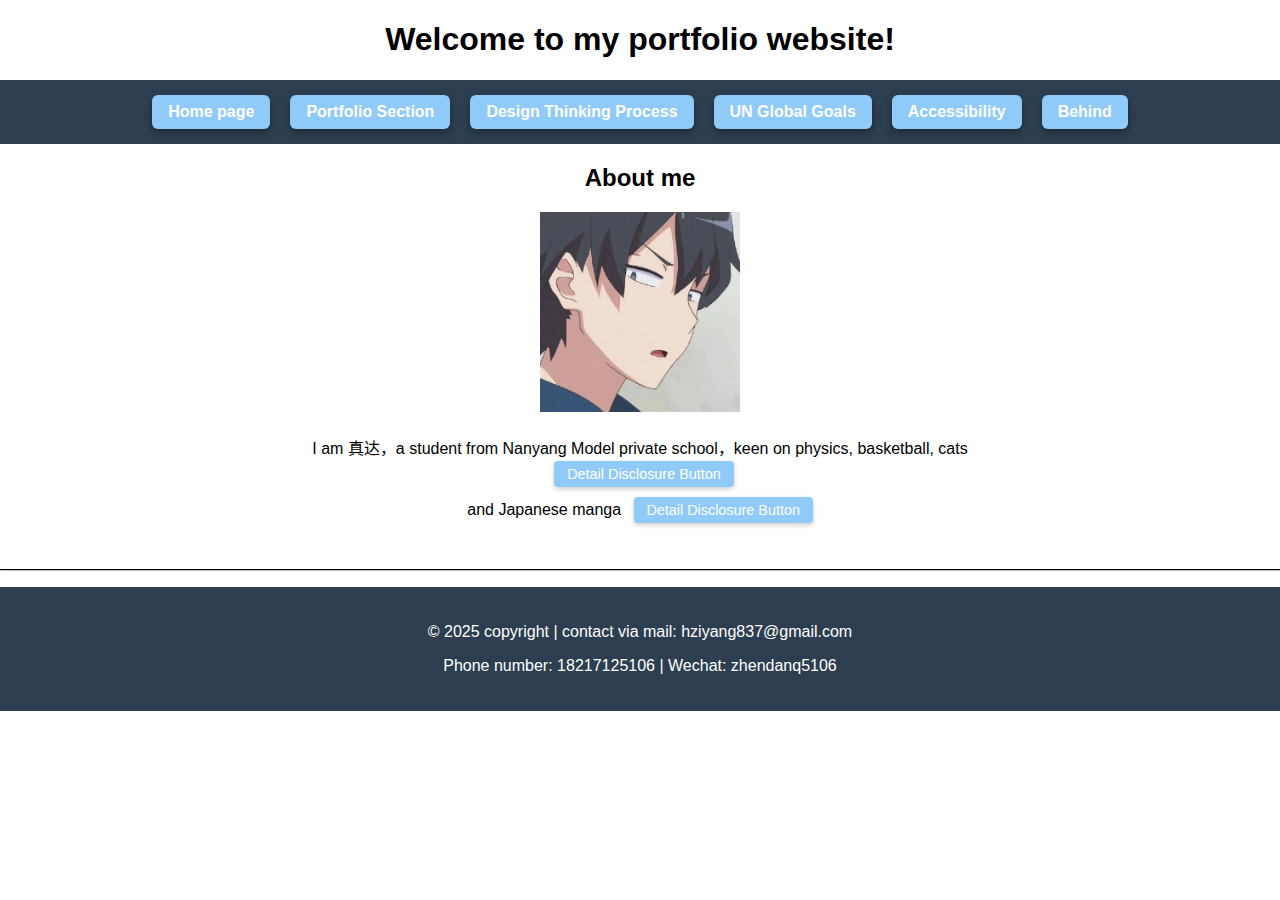
<file: index.html>
<!DOCTYPE html>
<html lang="zh-CN">
<head>
    <meta charset="UTF-8">
    <meta name="viewport" content="width=device-width, initial-scale=1.0">
    <title>My portfolio | Home page</title>
    <link rel="stylesheet" href="css/styles.css">
</head>
<body>
    <header>
        <h1>Welcome to my portfolio website!</h1>
        <nav>
            <a href="index.html">Home page</a>
            <a href="portfolio.html">Portfolio Section</a>
            <a href="design.html">Design Thinking Process</a>
            <a href="global_goals.html">UN Global Goals</a>
            <a href="accessibility.html">Accessibility</a>
            <a href="behind.html">Behind</a>
        </nav>
    </header>

    <main>
        <section class="intro">
            <h2>About me</h2>
            <img src="images/zhenda.jpg" alt="头像" style="width: 200px; height: auto;">
            <div class="intro-text">
                I am 真达，a student from Nanyang Model private school，keen on physics, basketball, cats
                <button class="toggle-button">Detail Disclosure Button</button>
                <div class="details">
                    <img src="images/pc1.jpg" alt="Cat picture 1">
                    <img src="images/pc2.jpg" alt="Cat picture 2">
                </div>
                and Japanese manga
                <button class="toggle-button">Detail Disclosure Button</button>
                <div class="details">
                    <img src="images/pc3.png" alt="Manga picture 1">
                    <img src="images/pc4.jpg" alt="Manga picture 2">
                </div>
            </div>
            <p>___________________________________________________________________________________________________________________________________________________________________________________</p>
        </section>
    </main>

    <footer style="padding: 20px; background: #2c3e50; color: white;">
        <p>© 2025 copyright | contact via mail: hziyang837@gmail.com</p>
        <p>Phone number: 18217125106 | Wechat: zhendanq5106</p>
    </footer>

    <script>
        document.querySelectorAll('.toggle-button').forEach(button => {
            button.addEventListener('click', (e) => {
                const details = e.target.nextElementSibling;
                details.classList.toggle('show');
                e.target.textContent = details.classList.contains('show')
                    ? 'Pack up details Button'
                    : 'Detail Disclosure Button';
            });
        });
    </script>
</body>
</html>
</file>
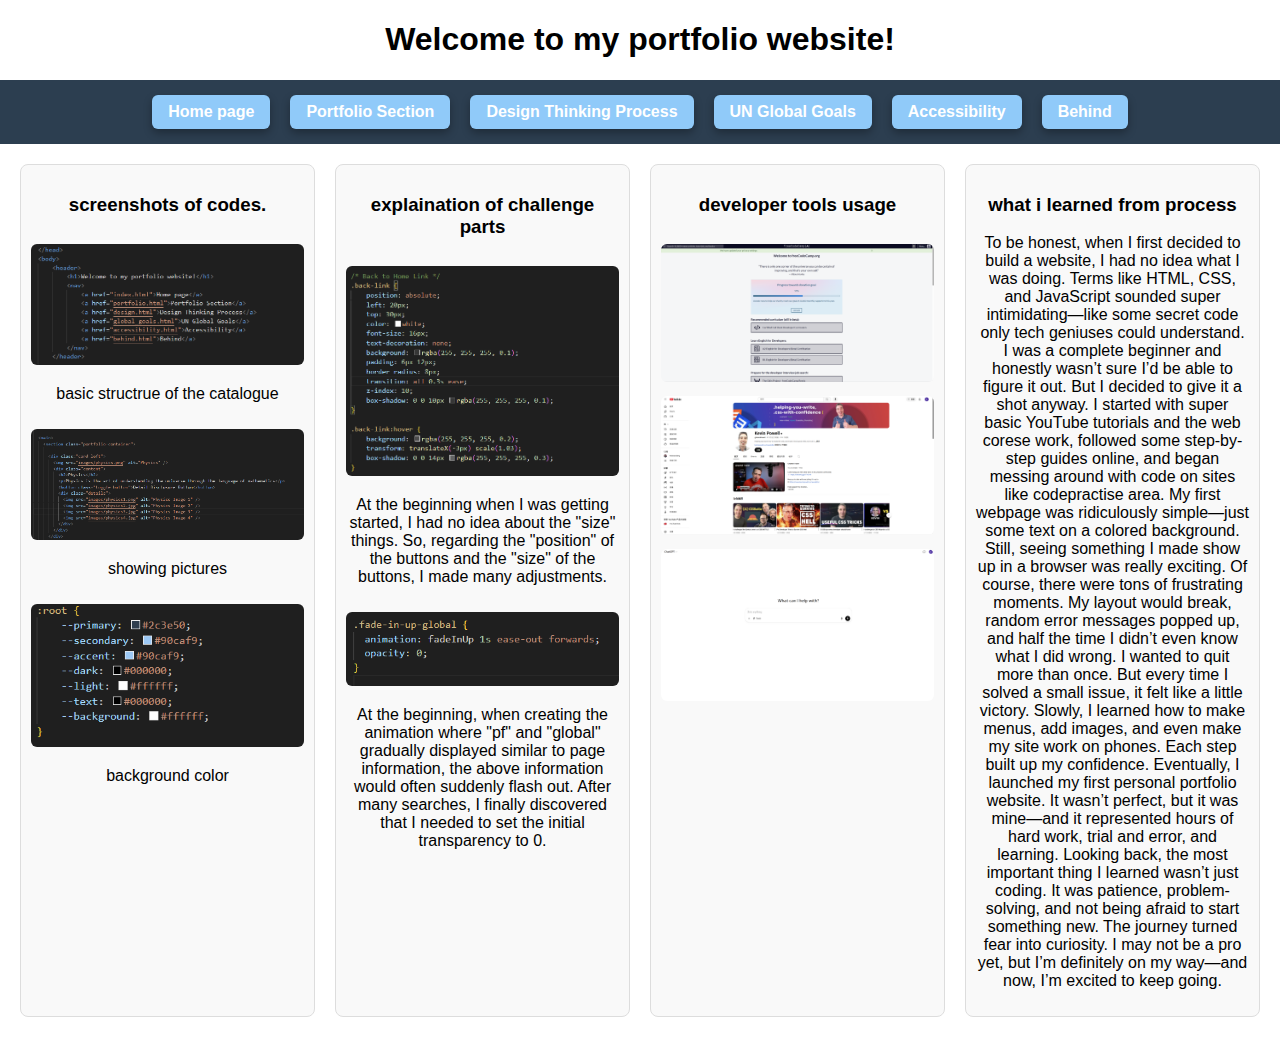
<file: behind.html>
<!DOCTYPE html>
<html lang="zh-CN">
<head>
    <meta charset="UTF-8">
    <meta name="viewport" content="width=device-width, initial-scale=1.0">
    <title>My portfolio | Home page</title>
    <link rel="stylesheet" href="css/accessibility.css">

</head>
<body>
    <header>
        <h1>Welcome to my portfolio website!</h1>
        <nav>
            <a href="index.html">Home page</a>
            <a href="portfolio.html">Portfolio Section</a>
            <a href="design.html">Design Thinking Process</a>
            <a href="global_goals.html">UN Global Goals</a>
            <a href="accessibility.html">Accessibility</a>
            <a href="behind.html">Behind</a>
        </nav>
    </header>

    <main>
        <section class="features">
            <div class="feature">
                <h3>screenshots of codes.</h3>
                <img src="images/cata1.png" alt="A screenshot of a web page showing an example of adding an alt attribute.">
                <p>basic structrue of the catalogue</p>
                <img src="images/image1.png" alt="A screenshot of a web page showing an example of adding an alt attribute.">
                <p>showing pictures</p>
                <img src="images/color1.png" alt="A screenshot of a web page showing an example of adding an alt attribute.">
                <p>background color</p>
                
            </div>
            <div class="feature">
                <h3>explaination of challenge parts</h3>
                <img src="images/back1.png" alt="Screenshot of HTML code with semantic tag structure included">
                <p>At the beginning when I was getting started, I had no idea about the "size" things. So, regarding the "position" of the buttons and the "size" of the buttons, I made many adjustments.</p>
                <img src="images/shanxian1.png" alt="Screenshot of HTML code with semantic tag structure included">
                <p>At the beginning, when creating the animation where "pf" and "global" gradually displayed similar to page information, the above information would often suddenly flash out. After many searches, I finally discovered that I needed to set the initial transparency to 0.</p>

            </div>
            <div class="feature">
                <h3>developer tools usage</h3>
                <img src="images/useful1.png" alt="Contrast compliant web color scheme example">
                <img src="images/useful2.png" alt="contrast compliant web color scheme example">
                <img src="images/useful3.png" alt="contrast compliant web color scheme example">
            </div>
            <div class="feature">
                <h3>what i learned from process</h3>
                <p>To be honest, when I first decided to build a website, I had no idea what I was doing. Terms like HTML, CSS, and JavaScript sounded super intimidating—like some secret code only tech geniuses could understand. I was a complete beginner and honestly wasn’t sure I’d be able to figure it out.

But I decided to give it a shot anyway. I started with super basic YouTube tutorials and the web corese work, followed some step-by-step guides online, and began messing around with code on sites like codepractise area. My first webpage was ridiculously simple—just some text on a colored background. Still, seeing something I made show up in a browser was really exciting.

Of course, there were tons of frustrating moments. My layout would break, random error messages popped up, and half the time I didn’t even know what I did wrong. I wanted to quit more than once. But every time I solved a small issue, it felt like a little victory. Slowly, I learned how to make menus, add images, and even make my site work on phones. Each step built up my confidence.

Eventually, I launched my first personal portfolio website. It wasn’t perfect, but it was mine—and it represented hours of hard work, trial and error, and learning.

Looking back, the most important thing I learned wasn’t just coding. It was patience, problem-solving, and not being afraid to start something new. The journey turned fear into curiosity. I may not be a pro yet, but I’m definitely on my way—and now, I’m excited to keep going.


            </div>
        </section>
    </main>

    <script src="script.js"></script>
</body>
</html>
</file>
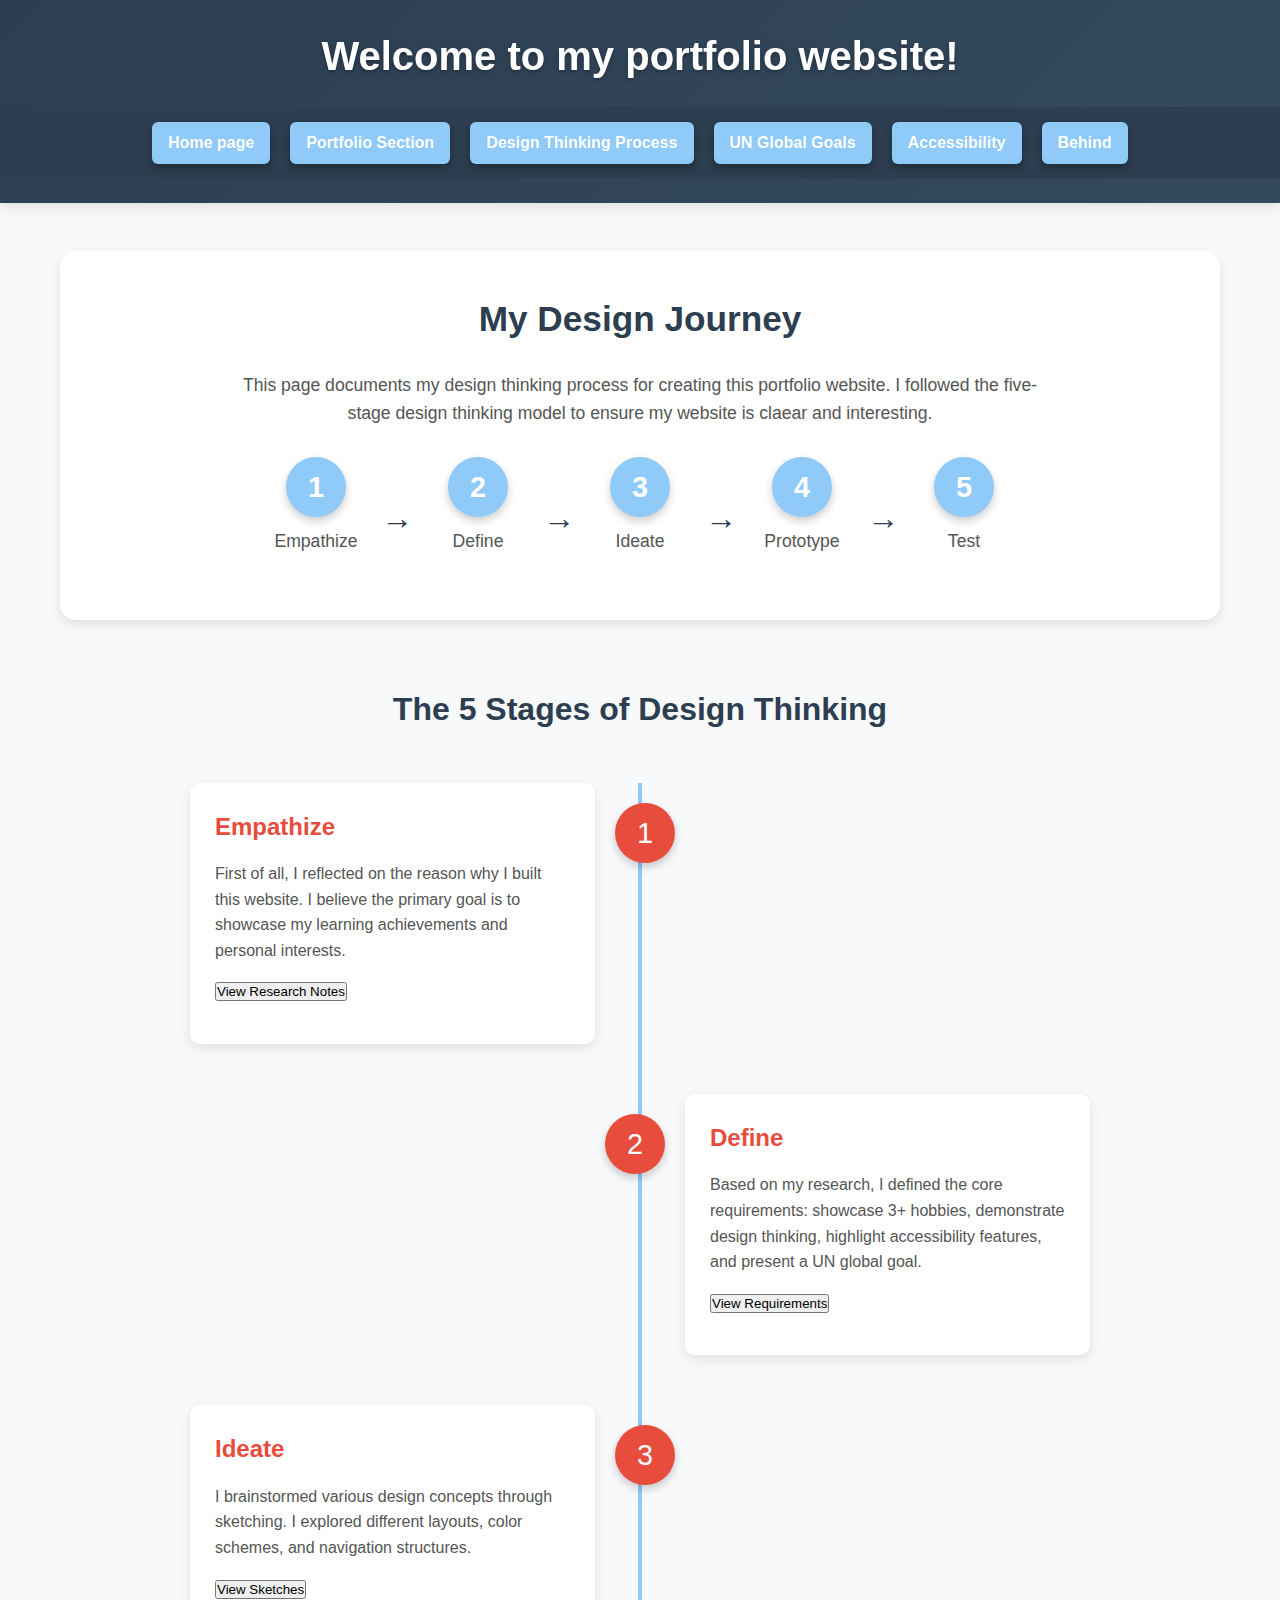
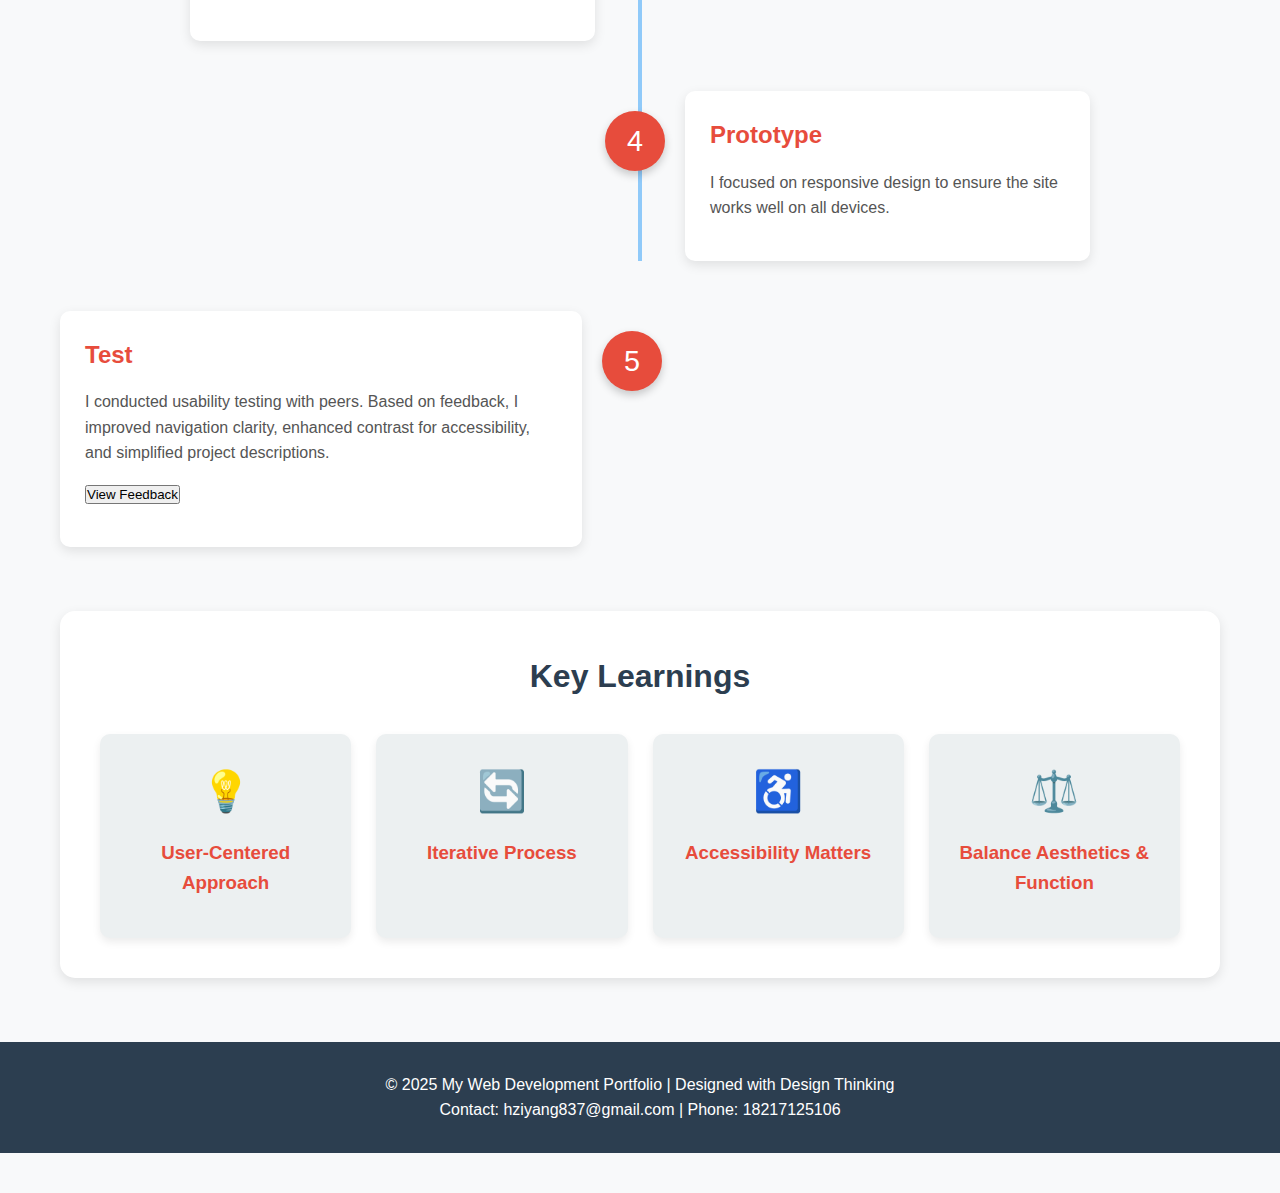
<file: design.html>
<!DOCTYPE html>
<html lang="zh-CN">
<head>
    <meta charset="UTF-8">
    <meta name="viewport" content="width=device-width, initial-scale=1.0">
    <title>My Portfolio | Design Thinking Process</title>
    <link rel="stylesheet" href="css/design.css">
</head>
<body>
    <header>
        <h1>Welcome to my portfolio website!</h1>
        <nav>
            <a href="index.html">Home page</a>
            <a href="portfolio.html">Portfolio Section</a>
            <a href="design.html">Design Thinking Process</a>
            <a href="global_goals.html">UN Global Goals</a>
            <a href="accessibility.html">Accessibility</a>
            <a href="behind.html">Behind</a>
        </nav>
    </header>
    
    <main>
        <section class="intro-section">
            <div class="intro-content">
                <h2>My Design Journey</h2>
                <p>This page documents my design thinking process for creating this portfolio website. I followed the five-stage design thinking model to ensure my website is claear and interesting.</p>
                <div class="design-process-diagram">
                    <div class="process-step">
                        <div class="step-circle">1</div>
                        <p>Empathize</p>
                    </div>
                    <div class="arrow">→</div>
                    <div class="process-step">
                        <div class="step-circle">2</div>
                        <p>Define</p>
                    </div>
                    <div class="arrow">→</div>
                    <div class="process-step">
                        <div class="step-circle">3</div>
                        <p>Ideate</p>
                    </div>
                    <div class="arrow">→</div>
                    <div class="process-step">
                        <div class="step-circle">4</div>
                        <p>Prototype</p>
                    </div>
                    <div class="arrow">→</div>
                    <div class="process-step">
                        <div class="step-circle">5</div>
                        <p>Test</p>
                    </div>
                </div>
            </div>
        </section>
        
        <section class="design-process">
            <h2>The 5 Stages of Design Thinking</h2>
            <div class="timeline">
                <!-- 阶段 1 -->
                <div class="timeline-item">
                    <div class="timeline-content">
                        <div class="icon">1</div>
                        <h3>Empathize</h3>
                        <p>First of all, I reflected on the reason why I built this website. I believe the primary goal is to showcase my learning achievements and personal interests.</p>
                        <button class="toggle-details">View Research Notes</button>
                        <div class="details">
                            <ul>
                                <li>I listed four of my hobbies.</li>
                                <li>Reviewed my learning process and content</li>
                                <li>Checked the personal introduction websites of others</li>
                            </ul>
                        </div>
                    </div>
                </div>
                
                <!-- 阶段 2 -->
                <div class="timeline-item">
                    <div class="timeline-content">
                        <div class="icon">2</div>
                        <h3>Define</h3>
                        <p>Based on my research, I defined the core requirements: showcase 3+ hobbies, demonstrate design thinking, highlight accessibility features, and present a UN global goal.</p>
                        <button class="toggle-details">View Requirements</button>
                        <div class="details">
                            <ul>
                                <li>Must include  a UN global goal</li>
                                <li>Must document design thinking process</li>
                                <li>Must implement accessibility best practices</li>
                                <li>Must reflect personal interests and style</li>
                            </ul>
                        </div>
                    </div>
                </div>
                
                <!-- 阶段 3 -->
                <div class="timeline-item">
                    <div class="timeline-content">
                        <div class="icon">3</div>
                        <h3>Ideate</h3>
                        <p>I brainstormed various design concepts through sketching. I explored different layouts, color schemes, and navigation structures.</p>
                        <button class="toggle-details">View Sketches</button>
                        <div class="details">
                            <img src="images/11.jpg" alt="Initial layout sketch">
                            <img src="images/22.png" alt="Initial layout sketch">
                          
                        </div>
                    </div>
                </div>
                
                <!-- 阶段 4 -->
                <div class="timeline-item">
                    <div class="timeline-content">
                        <div class="icon">4</div>
                        <h3>Prototype</h3>
                        <p>I focused on responsive design to ensure the site works well on all devices.</p>
                      
                        
                        </div>
                    </div>
                </div>
                
                <!-- 阶段 5 -->
                <div class="timeline-item">
                    <div class="timeline-content">
                        <div class="icon">5</div>
                        <h3>Test</h3>
                        <p>I conducted usability testing with peers. Based on feedback, I improved navigation clarity, enhanced contrast for accessibility, and simplified project descriptions.</p>
                        <button class="toggle-details">View Feedback</button>
                        <div class="details">
                            <ul>
                                <li>Improved color contrast for better readability</li>
                                <li>Simplified navigation labels</li>
                                <li>Added hover effects for interactive elements</li>
                                <li>Optimized image loading times</li>
                            </ul>
                        </div>
                    </div>
                </div>
            </div>
        </section>
        
        <section class="key-takeaways">
            <h2>Key Learnings</h2>
            <div class="takeaways-container">
                <div class="takeaway-card">
                    <div class="icon">💡</div>
                    <h3>User-Centered Approach</h3>
                    
                </div>
                
                <div class="takeaway-card">
                    <div class="icon">🔄</div>
                    <h3>Iterative Process</h3>
                    
                </div>
                
                <div class="takeaway-card">
                    <div class="icon">♿</div>
                    <h3>Accessibility Matters</h3>
                    
                </div>
                
                <div class="takeaway-card">
                    <div class="icon">⚖️</div>
                    <h3>Balance Aesthetics & Function</h3>
                   
                </div>
            </div>
        </section>
    </main>
    
    <footer>
        <div class="footer-content">
            <p>© 2025 My Web Development Portfolio | Designed with Design Thinking</p>
            <p>Contact: hziyang837@gmail.com | Phone: 18217125106</p>
        </div>
    </footer>

    <script>
        document.querySelectorAll('.toggle-details').forEach(button => {
            button.addEventListener('click', () => {
                const details = button.nextElementSibling;
                const isVisible = details.classList.contains('show');
                
                if (isVisible) {
                    details.classList.remove('show');
                    button.textContent = button.textContent.replace('Hide', 'View');
                } else {
                    details.classList.add('show');
                    button.textContent = button.textContent.replace('View', 'Hide');
                }
            });
        });
    </script>
</body>
</html>
</file>
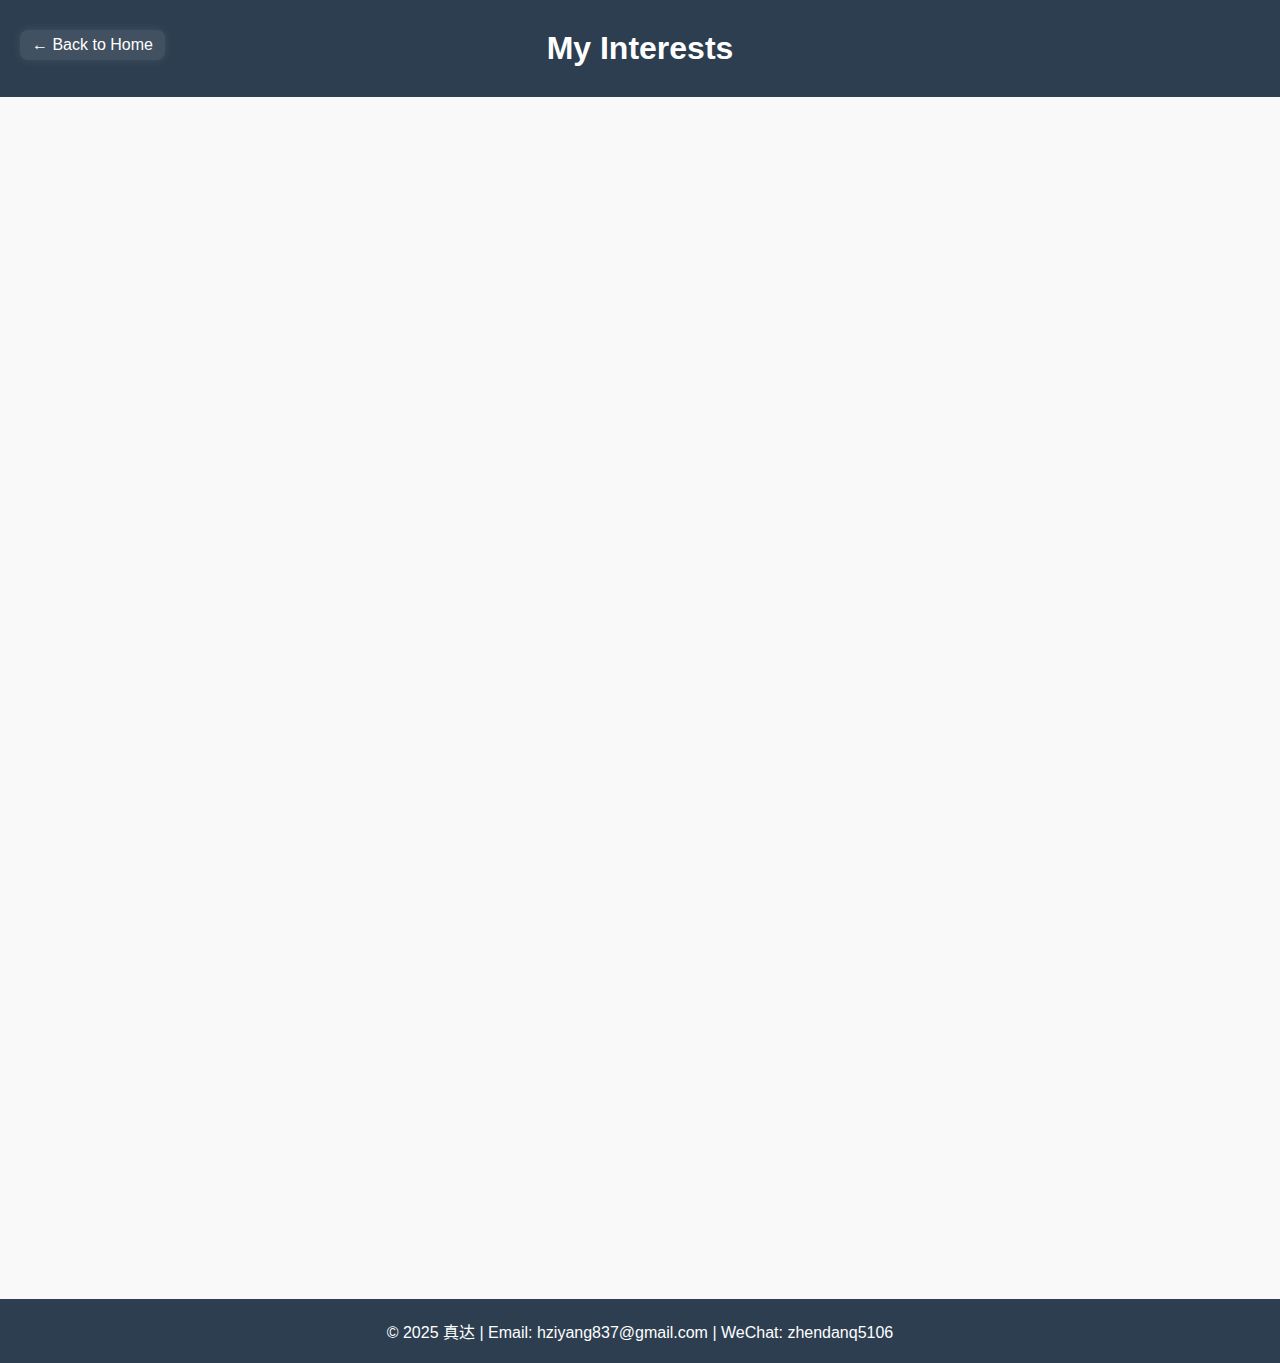
<file: portfolio.html>
<!DOCTYPE html>
<html lang="zh-CN">
<head>
  <meta charset="UTF-8" />
  <meta name="viewport" content="width=device-width, initial-scale=1" />
  <title>My Portfolio | Portfolio Section</title>
  <link rel="stylesheet" href="css/pf.css" />
</head>
<body>
  <header class="compact-header">
    <a href="index.html" class="back-link">← Back to Home</a>
    <h1>My Interests</h1>
  </header>

  <main>
    <section class="portfolio-container">

      <div class="card left">
        <img src="images/physics.png" alt="Physics" />
        <div class="content">
          <h2>Physics</h2>
          <p>Physics is the art of understanding the universe through the language of mathematics</p>
          <button class="toggle-button">Detail Disclosure Button</button>
          <div class="details">
            <img src="images/physics1.png" alt="Physics Image 1" />
            <img src="images/physics2.jpg" alt="Physics Image 2" />
            <img src="images/physics3.jpg" alt="Physics Image 3" />
            <img src="images/physics4.jpg" alt="Physics Image 4" />
          </div>
        </div>
      </div>

      <div class="card right">
        <img src="images/basketball.png" alt="Basketball" />
        <div class="content">
          <h2>Basketball</h2>
          <p>Basketball is a game of rhythm, teamwork, and the relentless pursuit of the hoop</p>                                                                                                                         
          <button class="toggle-button">Detail Disclosure Button</button>
          <div class="details">
            <img src="images/basketball1.png" alt="Basketball Image 1" />
            <img src="images/basketball2.png" alt="Basketball Image 2" />
            <img src="images/basketball3.png" alt="Basketball Image 3" />
            <img src="images/basketball4.png" alt="Basketball Image 4" />
          </div>
        </div>
      </div>

      <div class="card left">
        <img src="images/music.png" alt="music" />
        <div class="content">
          <h2>Music</h2>
          <p>Music is the invisible thread that weaves emotion into sound, painting silence with rhythm and soul</p>
          <button class="toggle-button">Detail Disclosure Button</button>
          <div class="details">
            <img src="images/music1.jpg" alt="music1" />
            <img src="images/music2.png" alt="music2" />
            <img src="images/music3.png" alt="music3" />
            <img src="images/music4.png" alt="music4" />
          </div>
        </div>
      </div>



      <div class="card left">
        <img src="images/manga.png" alt="manga" />
        <div class="content">
          <h2>Manga</h2>
          <p>A gentle doorway to worlds beyond, where reality fades and dreams take flight</p>
          <button class="toggle-button">Detail Disclosure Button</button>
          <div class="details">
            <img src="images/manga1.png" alt="manga1" />
            <img src="images/manga2.png" alt="manga2" />
            <img src="images/manga3.png" alt="manga3" />
            <img src="images/manga4.png" alt="manga4" />
          </div>
        </div>
      </div>

    </section>
  </main>

  <footer>
    <p>© 2025 真达 | Email: hziyang837@gmail.com | WeChat: zhendanq5106</p>
  </footer>

  <script>
    document.querySelectorAll('.toggle-button').forEach(button => {
      button.addEventListener('click', () => {
        const details = button.nextElementSibling;

        if (details.style.maxHeight === '0px' || details.style.maxHeight === '') {
          details.style.maxHeight = details.scrollHeight + 'px';
          details.style.opacity = '1';
          button.textContent = 'Pack up details Button';
        } else {
          details.style.maxHeight = '0';
          details.style.opacity = '0';
          button.textContent = 'Detail Disclosure Button';
        }
      });
    });
  </script>
</body>
</html>
</file>
<file: css/styles.css>
:root {
    --secondary: #90caf9; /* blue */
}

body {
    text-align: center;
    margin: 0;
    font-family: Arial, sans-serif;
    background-color: #ffffff;
    color: #000000;
}

header, main, footer {
    max-width: 100%;
    margin: 0 auto;
}

nav {
    display: flex;
    justify-content: center;
    gap: 20px;
    padding: 15px 0;
    background: #2c3e50;
}

nav a {
    background: var(--secondary);
    color: white;
    padding: 0.5rem 1rem;
    border: none;
    border-radius: 6px;
    cursor: pointer;
    text-decoration: none;
    font-weight: bold;
    box-shadow: 0 4px 8px rgba(0, 0, 0, 0.3); 
    transition: 
        transform 0.3s ease,
        background 0.3s ease,
        color 0.3s ease,
        box-shadow 0.3s ease;
}

nav a:hover {
    transform: scale(1.07);
    background: white;
    color: var(--secondary);
    box-shadow: 0 8px 16px rgba(0, 0, 0, 0.4); 
}

.toggle-button {
    background: var(--secondary);
    color: white;
    padding: 0.3rem 0.8rem;
    border: none;
    border-radius: 4px;
    cursor: pointer;
    margin-left: 8px;
    font-size: 0.9rem;
    transition: all 0.3s ease;
    box-shadow: 0 2px 5px rgba(0, 0, 0, 0.2);
}

.toggle-button:hover {
    transform: scale(1.05);
    background: white;
    color: var(--secondary);
    box-shadow: 0 4px 10px rgba(0, 0, 0, 0.3);
}

.details {
    max-height: 0;
    overflow: hidden;
    transition: max-height 0.5s ease, opacity 0.5s ease;
    opacity: 0;
    margin-top: 10px;
}

.details.show {
    max-height: 500px; /* enough place */
    opacity: 1;
}

.details img {
    width: 200px;
    margin: 10px;
    border-radius: 10px;
}

.intro-text {
    margin: 20px auto;
    max-width: 800px;
    line-height: 1.6;
}
</file>
<file: css/accessibility.css>
:root {
    --secondary: #90caf9; /* blue */
}

/* backgroud+word style */
body {
    text-align: center;
    margin: 0;
    font-family: Arial, sans-serif;
    background-color: #ffffff;
    color: #000000;
}

/* header */
header, main, footer {
    max-width: 100%;
    margin: 0 auto;
}

/* catalogue */
nav {
    display: flex;
    justify-content: center;
    gap: 20px;
    padding: 15px 0;
    background: #2c3e50;
}

nav a {
    background: var(--secondary);
    color: white;
    padding: 0.5rem 1rem;
    border: none;
    border-radius: 6px;
    cursor: pointer;
    text-decoration: none;
    font-weight: bold;
    box-shadow: 0 4px 8px rgba(0, 0, 0, 0.3); 
    transition: 
        transform 0.3s ease,
        background 0.3s ease,
        color 0.3s ease,
        box-shadow 0.3s ease;
}

nav a:hover {
    transform: scale(1.07);
    background: white;
    color: var(--secondary);
    box-shadow: 0 8px 16px rgba(0, 0, 0, 0.4); 
}

/* 4 parts hori */
.features {
    display: flex;
    flex-wrap: nowrap;
    justify-content: space-between;
    gap: 20px;
    padding: 20px;
}

.feature {
    flex: 1;
    padding: 10px;
    box-sizing: border-box;
    border: 1px solid #ddd;
    border-radius: 8px;
    background-color: #f9f9f9;
    text-align: center;
}

.feature img {
    max-width: 100%;
    height: auto;
    border-radius: 6px;
    margin-top: 10px;
}

/* adapt */
@media (max-width: 768px) {
    .features {
        flex-direction: column;
    }
}
</file>
<file: css/design.css>
:root {
    --primary: #2c3e50;
    --secondary: #90caf9; /* blue */
    --accent: #e74c3c;
    --light: #ecf0f1;
    --dark: #34495e;
    --success: #2ecc71;
    --warning: #f39c12;
    --shadow: 0 4px 12px rgba(0, 0, 0, 0.1);
    --transition: all 0.3s ease;
}

* {
    margin: 0;
    padding: 0;
    box-sizing: border-box;
}

body {
    font-family: 'Segoe UI', Tahoma, Geneva, Verdana, sans-serif;
    line-height: 1.6;
    color: #333;
    background-color: #f8f9fa;
    padding-bottom: 40px;
}

/* header */
header {
    background: linear-gradient(135deg, var(--primary), var(--dark));
    color: white;
    padding: 1.5rem 0;
    box-shadow: var(--shadow);
    position: sticky;
    top: 0;
    z-index: 100;
}

.header-container {
    width: 90%;
    max-width: 1200px;
    margin: 0 auto;
    display: flex;
    flex-direction: column;
    align-items: center;
}

h1 {
    font-size: 2.5rem;
    margin-bottom: 1.2rem;
    text-align: center;
    text-shadow: 0 2px 4px rgba(0, 0, 0, 0.3);
}

/* catalogue */
nav {
    display: flex;
    justify-content: center;
    gap: 20px;
    padding: 15px 0;
    background: #2c3e50;
    width: 100%;
    margin-top: 0;
}

nav a {
    background: var(--secondary);
    color: white;
    padding: 0.5rem 1rem;
    border: none;
    border-radius: 6px;
    text-decoration: none;
    font-weight: bold;
    box-shadow: 0 4px 8px rgba(0, 0, 0, 0.3);
    transition: 
        transform 0.3s ease,
        background 0.3s ease,
        color 0.3s ease,
        box-shadow 0.3s ease;
}

nav a:hover {
    transform: scale(1.07);
    background: white;
    color: var(--secondary);
    box-shadow: 0 8px 16px rgba(0, 0, 0, 0.4);
}

nav a.active {
    background: var(--secondary);
    transform: none;
    box-shadow: 0 4px 8px rgba(0, 0, 0, 0.3);
}

/* main */
main {
    max-width: 1200px;
    margin: 3rem auto;
    padding: 0 20px;
}

.intro-section {
    background-color: white;
    border-radius: 15px;
    padding: 2.5rem;
    margin-bottom: 3rem;
    box-shadow: var(--shadow);
    text-align: center;
}

.intro-section h2 {
    color: var(--primary);
    font-size: 2.2rem;
    margin-bottom: 1.5rem;
    position: relative;
}

.intro-section p {
    font-size: 1.1rem;
    max-width: 800px;
    margin: 0 auto 1.5rem;
    color: #555;
}

.design-process-diagram {
    display: flex;
    justify-content: center;
    align-items: center;
    flex-wrap: wrap;
    margin-top: 30px;
    gap: 15px;
}

.process-step {
    display: flex;
    flex-direction: column;
    align-items: center;
    min-width: 100px;
}

.step-circle {
    width: 60px;
    height: 60px;
    background: var(--secondary);
    border-radius: 50%;
    display: flex;
    align-items: center;
    justify-content: center;
    color: white;
    font-size: 1.8rem;
    font-weight: bold;
    margin-bottom: 10px;
    box-shadow: 0 4px 8px rgba(0, 0, 0, 0.2);
}

.arrow {
    font-size: 2rem;
    color: var(--primary);
    font-weight: bold;
}

/* design pro */
.design-process {
    margin: 4rem 0;
}

.design-process h2 {
    text-align: center;
    font-size: 2rem;
    color: var(--primary);
    margin-bottom: 3rem;
}

/* timeline */
.timeline {
    position: relative;
    max-width: 900px;
    margin: 0 auto;
}

.timeline::before {
    content: '';
    position: absolute;
    top: 0;
    bottom: 0;
    width: 4px;
    background: var(--secondary);
    left: 50%;
    transform: translateX(-50%);
}

.timeline-item {
    display: flex;
    margin-bottom: 50px;
    position: relative;
}

.timeline-item:nth-child(even) {
    flex-direction: row-reverse;
}

.timeline-content {
    width: 45%;
    background: white;
    border-radius: 10px;
    padding: 25px;
    box-shadow: var(--shadow);
    transition: var(--transition);
    position: relative;
}

.timeline-content:hover {
    transform: translateY(-5px);
    box-shadow: 0 10px 20px rgba(0, 0, 0, 0.15);
}

.timeline-content h3 {
    color: var(--accent);
    margin-bottom: 15px;
    font-size: 1.5rem;
}

.timeline-content p {
    color: #555;
    margin-bottom: 15px;
}

.timeline-content .icon {
    position: absolute;
    width: 60px;
    height: 60px;
    background: var(--accent);
    border-radius: 50%;
    display: flex;
    align-items: center;
    justify-content: center;
    color: white;
    font-size: 1.8rem;
    top: 20px;
    box-shadow: 0 4px 8px rgba(0, 0, 0, 0.2);
}

.timeline-item:nth-child(odd) .icon {
    right: -80px;
}

.timeline-item:nth-child(even) .icon {
    left: -80px;
}

/* button */
.toggle-button {
    background: var(--secondary);
    color: white;
    padding: 0.3rem 0.8rem;
    border: none;
    border-radius: 4px;
    cursor: pointer;
    margin-left: 8px;
    font-size: 0.9rem;
    transition: all 0.3s ease;
    box-shadow: 0 2px 5px rgba(0, 0, 0, 0.2);
}

.toggle-button:hover {
    background-color: white;
    color: var(--secondary);
    transform: scale(1.05);
    box-shadow: 0 4px 10px rgba(0, 0, 0, 0.3);
}

/* detail */
.details {
    max-height: 0;
    overflow: hidden;
    opacity: 0;
    transition: max-height 0.5s ease, opacity 0.5s ease;
    margin-top: 15px;
    display: flex;
    gap: 15px;
    justify-content: center;
    flex-wrap: wrap;
}

.details.show {
    max-height: 500px;
    opacity: 1;
    padding: 20px 0;
}

.details ul {
    text-align: left;
    padding-left: 20px;
    margin: 10px 0;
    width: 100%;
}

.details li {
    margin-bottom: 8px;
}

.details img {
    width: 150px;
    height: 150px;
    object-fit: cover;
    border-radius: 10px;
    box-shadow: 0 3px 8px rgba(0,0,0,0.1);
    transition: transform 0.3s ease;
}

.details img:hover {
    transform: scale(1.05);
}

/* learned */
.key-takeaways {
    background: white;
    border-radius: 15px;
    padding: 2.5rem;
    margin: 4rem 0;
    box-shadow: var(--shadow);
}

.key-takeaways h2 {
    text-align: center;
    color: var(--primary);
    margin-bottom: 2rem;
    font-size: 2rem;
}

.takeaways-container {
    display: grid;
    grid-template-columns: repeat(auto-fit, minmax(250px, 1fr));
    gap: 25px;
}

.takeaway-card {
    background: var(--light);
    padding: 25px;
    border-radius: 10px;
    box-shadow: 0 4px 8px rgba(0, 0, 0, 0.08);
    transition: var(--transition);
    text-align: center;
}

.takeaway-card:hover {
    transform: translateY(-10px);
    box-shadow: 0 8px 16px rgba(0, 0, 0, 0.12);
}

.takeaway-card .icon {
    font-size: 2.5rem;
    margin-bottom: 15px;
}

.takeaway-card h3 {
    color: var(--accent);
    margin-bottom: 15px;
}

/* bottom */
footer {
    background: var(--primary);
    color: white;
    text-align: center;
    padding: 30px 20px;
    margin-top: 3rem;
}

.footer-content {
    max-width: 1200px;
    margin: 0 auto;
}

/* react */
@media (max-width: 768px) {
    .timeline::before {
        left: 30px;
    }
    
    .timeline-item, .timeline-item:nth-child(even) {
        flex-direction: row;
    }
    
    .timeline-content {
        width: calc(100% - 80px);
        margin-left: 80px;
    }
    
    .timeline-item:nth-child(odd) .icon,
    .timeline-item:nth-child(even) .icon {
        left: 0;
        right: auto;
    }
    
    h1 {
        font-size: 2rem;
    }
    
    .intro-section {
        padding: 1.5rem;
    }
    
    .design-process-diagram {
        flex-direction: column;
    }
    
    .arrow {
        transform: rotate(90deg);
        margin: 10px 0;
    }

    nav {
        flex-wrap: wrap;
        padding: 10px;
    }
}

@media (max-width: 480px) {
    nav {
        flex-direction: column;
        align-items: center;
        gap: 10px;
    }
    
    .timeline-content {
        width: calc(100% - 60px);
        margin-left: 60px;
    }
    
    .icon {
        width: 40px;
        height: 40px;
        font-size: 1.2rem;
    }
    
    .timeline-item:nth-child(odd) .icon,
    .timeline-item:nth-child(even) .icon {
        left: -50px;
    }
    
    .details img {
        width: 100%;
        height: auto;
    }
}
</file>
<file: css/pf.css>
/* Basic Reset */
* {
    margin: 0;
    padding: 0;
    box-sizing: border-box;
}

body {
    font-family: 'Helvetica Neue', sans-serif;
    background: #f9f9f9;
    color: #333;
}

/* Header */
header {
    background-color: #2c3e50;
    color: white;
    padding: 30px 20px;
    text-align: center;
    position: relative;
}

/* Back to Home Link */
.back-link {
    position: absolute;
    left: 20px;
    top: 30px;
    color: white;
    font-size: 16px;
    text-decoration: none;
    background: rgba(255, 255, 255, 0.1);
    padding: 6px 12px;
    border-radius: 8px;
    transition: all 0.3s ease;
    z-index: 10;
    box-shadow: 0 0 10px rgba(255, 255, 255, 0.1);
}

.back-link:hover {
    background: rgba(255, 255, 255, 0.2);
    transform: translateX(-3px) scale(1.03);
    box-shadow: 0 0 14px rgba(255, 255, 255, 0.3);
}

/* Navigation (if used elsewhere) */
nav {
    margin-top: 10px;
}

nav a {
    margin: 0 10px;
    color: #ecf0f1;
    text-decoration: none;
}

nav a:hover {
    text-decoration: underline;
}

/* Portfolio Layout */
.portfolio-container {
    width: 90%;
    max-width: 1000px;
    margin: 40px auto;
}

.card {
    display: flex;
    align-items: center;
    margin: 30px 0;
    background: white;
    border-radius: 15px;
    box-shadow: 0 4px 12px rgba(0, 0, 0, 0.1);
    overflow: hidden;
    transform: translateY(20px);
    opacity: 0;
    animation: slideIn 1s ease forwards;
}

.card.right {
    flex-direction: row-reverse;
}

.card img {
    width: 40%;
    height: auto;
    object-fit: cover;
    border-radius: 0 0 0 0; 
}

.card .content {
    padding: 20px;
    width: 60%;
}

/* title and main */
.card h2 {
    font-size: 24px;
    color: #2c3e50;
    margin-bottom: 10px;
}

.card p {
    font-size: 16px;
    line-height: 1.6;
}

/* ani */
@keyframes slideIn {
    to {
        transform: translateY(0);
        opacity: 1;
    }
}

.card:nth-child(1) {
    animation-delay: 0.2s;
}

.card:nth-child(2) {
    animation-delay: 0.4s;
}

.card:nth-child(3) {
    animation-delay: 0.6s;
}

.card:nth-child(4) {
    animation-delay: 0.8s;
}

.card:nth-child(5) {
    animation-delay: 1s;
}

/* button */
.toggle-button {
    margin-top: 15px;
    background-color: #90caf9;
    border: none;
    color: white;
    padding: 10px 18px;
    border-radius: 8px;
    font-weight: 600;
    cursor: pointer;
    box-shadow: 0 4px 8px rgba(0,0,0,0.15);
    transition: background-color 0.3s ease, transform 0.3s ease;
}

.toggle-button:hover {
    background-color: #64b5f6;
    transform: scale(1.05);
}

/* details  */
.details {
    max-height: 0;
    overflow: hidden;
    opacity: 0;
    transition: max-height 0.5s ease, opacity 0.5s ease;
    margin-top: 15px;
    display: flex;
    gap: 15px;
    justify-content: center;
    flex-wrap: wrap;
}

/* details show */
.details.show {
    max-height: 500px; /*size for pic */
    opacity: 1;
}

/* details 内图片 */
.details img {
    width: 120px;
    height: auto;
    border-radius: 10px;
    box-shadow: 0 3px 8px rgba(0,0,0,0.1);
}

/* Footer */
footer {
    text-align: center;
    padding: 20px;
    background: #2c3e50;
    color: white;
}
</file>
